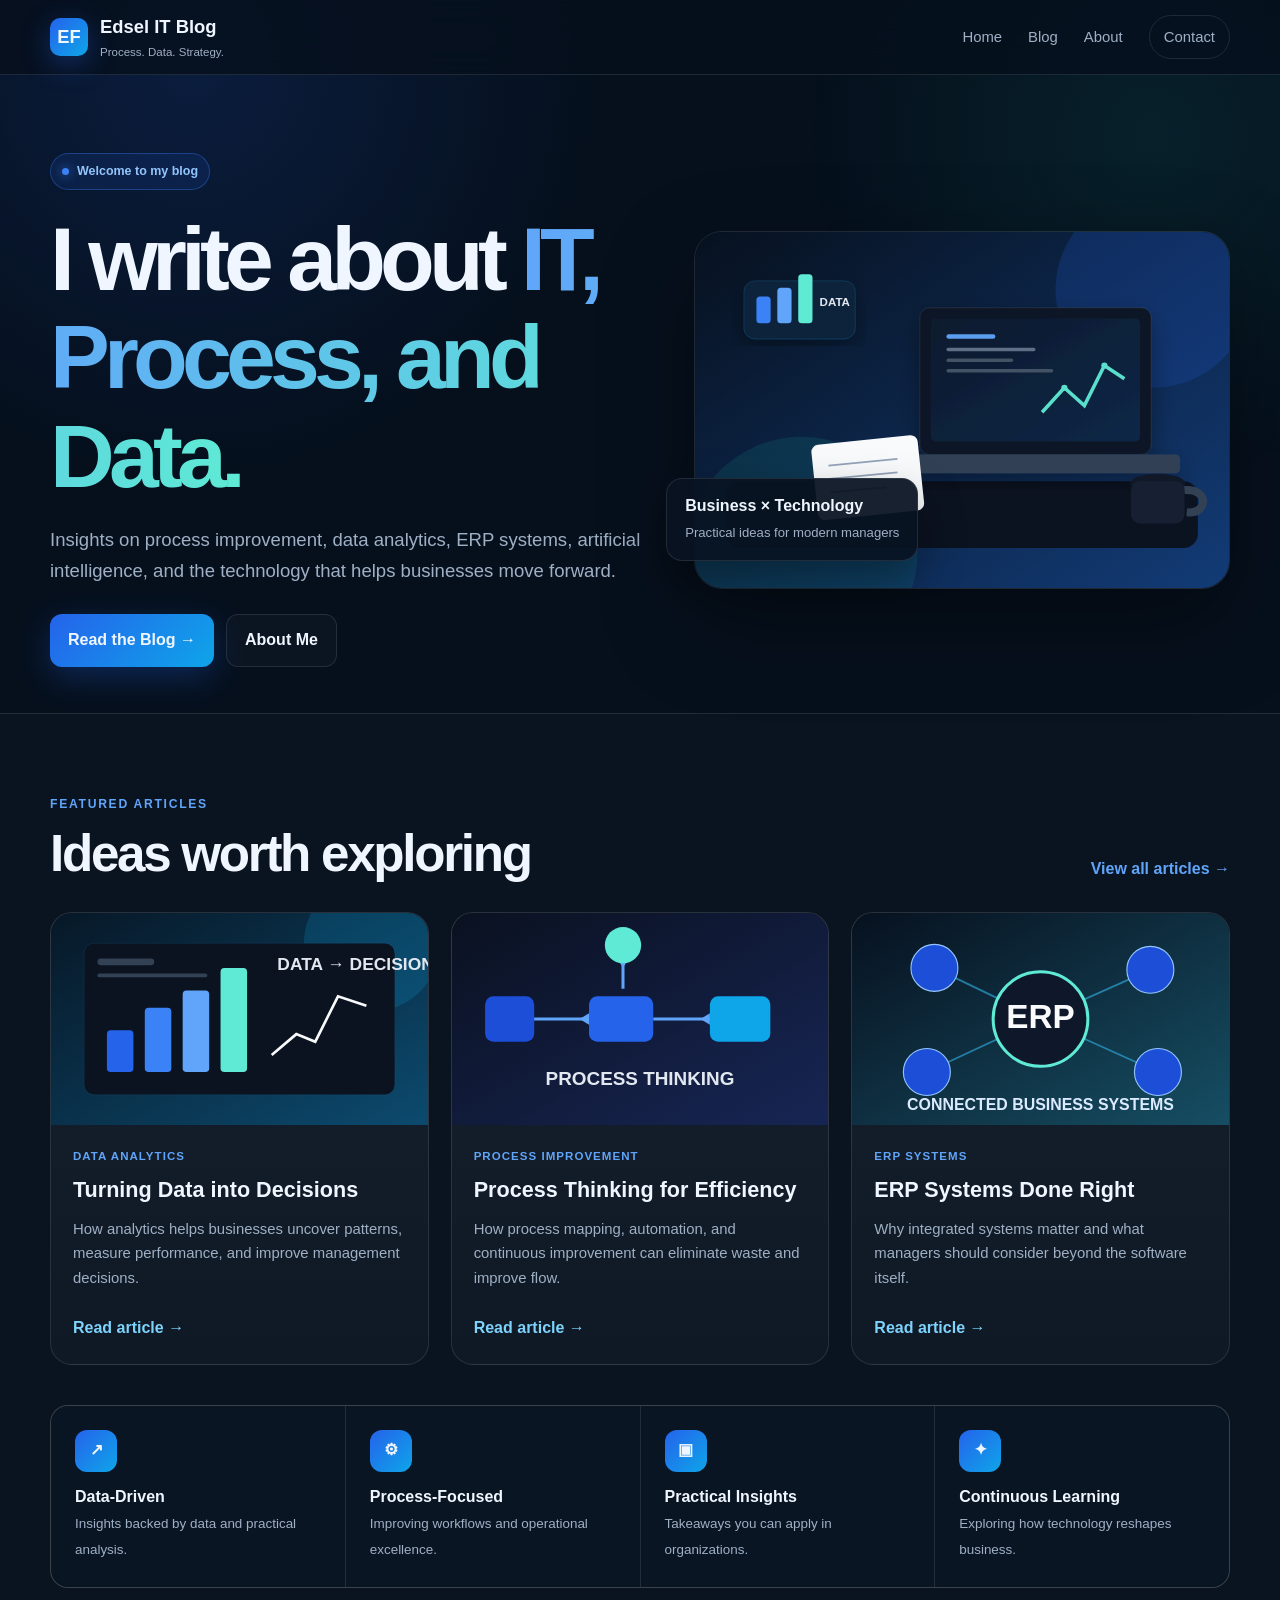
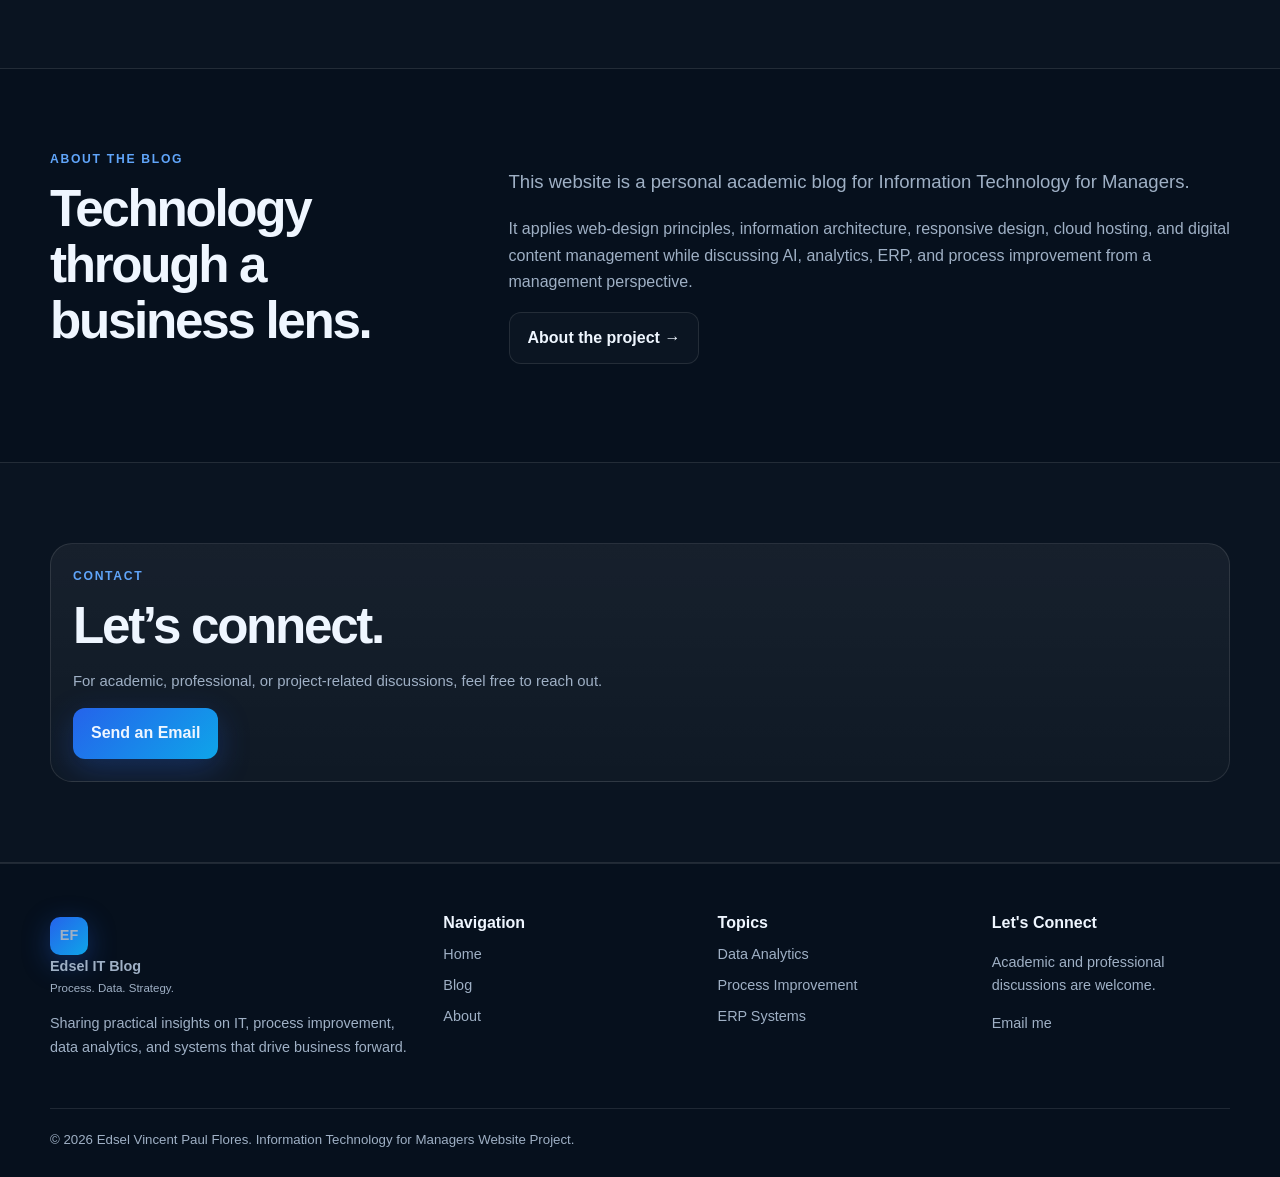
<file: index.html>
<!doctype html><html lang="en"><head><meta charset="utf-8"><meta name="viewport" content="width=device-width,initial-scale=1"><title>Edsel IT Blog | Process, Data & Strategy</title><meta name="description" content="A personal blog about IT, process improvement, data analytics, ERP systems and digital transformation."><link rel="stylesheet" href="styles.css"></head><body>
<header><div class="container nav">
<a class="brand" href="index.html"><span class="logo">EF</span><span>Edsel IT Blog<small>Process. Data. Strategy.</small></span></a>
<nav><a href="index.html">Home</a><a href="blog.html">Blog</a><a href="about.html">About</a><a class="nav-cta" href="index.html#contact">Contact</a></nav>
</div></header>
<main>
<section class="hero"><div class="container hero-grid">
<div><div class="pill">Welcome to my blog</div><h1>I write about <span>IT, Process, and Data.</span></h1><p class="lead">Insights on process improvement, data analytics, ERP systems, artificial intelligence, and the technology that helps businesses move forward.</p><div class="buttons"><a class="btn primary" href="blog.html">Read the Blog →</a><a class="btn secondary" href="about.html">About Me</a></div></div>
<div class="hero-visual"><img src="hero-tech-workspace.svg" alt="Technology workspace with laptop, analytics and notebook"><div class="float-card"><strong>Business × Technology</strong><span>Practical ideas for modern managers</span></div></div>
</div></section>

<section class="section alt"><div class="container">
<div class="section-head"><div><div class="kicker">FEATURED ARTICLES</div><h2 class="section-title" style="margin-bottom:0">Ideas worth exploring</h2></div><a href="blog.html">View all articles →</a></div>
<div class="grid3">
<article class="card"><img class="thumb" src="analytics-visual.svg" alt="Data analytics dashboard"><div class="card-body"><div class="meta">DATA ANALYTICS</div><h3>Turning Data into Decisions</h3><p>How analytics helps businesses uncover patterns, measure performance, and improve management decisions.</p><a class="read" href="articles/data-analytics.html">Read article →</a></div></article>
<article class="card"><img class="thumb" src="process-visual.svg" alt="Business process flow diagram"><div class="card-body"><div class="meta">PROCESS IMPROVEMENT</div><h3>Process Thinking for Efficiency</h3><p>How process mapping, automation, and continuous improvement can eliminate waste and improve flow.</p><a class="read" href="articles/ai-process.html">Read article →</a></div></article>
<article class="card"><img class="thumb" src="erp-visual.svg" alt="ERP network illustration"><div class="card-body"><div class="meta">ERP SYSTEMS</div><h3>ERP Systems Done Right</h3><p>Why integrated systems matter and what managers should consider beyond the software itself.</p><a class="read" href="articles/erp.html">Read article →</a></div></article>
</div>
<div class="feature-strip">
<div class="feature"><div class="feature-icon">↗</div><strong>Data-Driven</strong><span>Insights backed by data and practical analysis.</span></div>
<div class="feature"><div class="feature-icon">⚙</div><strong>Process-Focused</strong><span>Improving workflows and operational excellence.</span></div>
<div class="feature"><div class="feature-icon">▣</div><strong>Practical Insights</strong><span>Takeaways you can apply in organizations.</span></div>
<div class="feature"><div class="feature-icon">✦</div><strong>Continuous Learning</strong><span>Exploring how technology reshapes business.</span></div>
</div></div></section>

<section class="section"><div class="container about-grid"><div><div class="kicker">ABOUT THE BLOG</div><h2 class="section-title">Technology through a business lens.</h2></div><div><p class="lead">This website is a personal academic blog for Information Technology for Managers.</p><p>It applies web-design principles, information architecture, responsive design, cloud hosting, and digital content management while discussing AI, analytics, ERP, and process improvement from a management perspective.</p><a class="btn secondary" href="about.html">About the project →</a></div></div></section>

<section class="section alt" id="contact"><div class="container"><div class="card"><div class="card-body"><div class="kicker">CONTACT</div><h2 class="section-title" style="margin-bottom:12px">Let’s connect.</h2><p class="lead">For academic, professional, or project-related discussions, feel free to reach out.</p><a class="btn primary" href="mailto:evplflores@gmail.com">Send an Email</a></div></div></div></section>
</main><footer><div class="container">
<div class="footer-grid">
<div><a class="brand" href="index.html"><span class="logo">EF</span><span>Edsel IT Blog<small>Process. Data. Strategy.</small></span></a><p>Sharing practical insights on IT, process improvement, data analytics, and systems that drive business forward.</p></div>
<div><strong>Navigation</strong><a href="index.html">Home</a><a href="blog.html">Blog</a><a href="about.html">About</a></div>
<div><strong>Topics</strong><a href="blog.html">Data Analytics</a><a href="blog.html">Process Improvement</a><a href="blog.html">ERP Systems</a></div>
<div><strong>Let's Connect</strong><p>Academic and professional discussions are welcome.</p><a href="mailto:evplflores@gmail.com">Email me</a></div>
</div><div class="copyright">© 2026 Edsel Vincent Paul Flores. Information Technology for Managers Website Project.</div>
</div></footer><script src="script.js"></script></body></html>
</file>
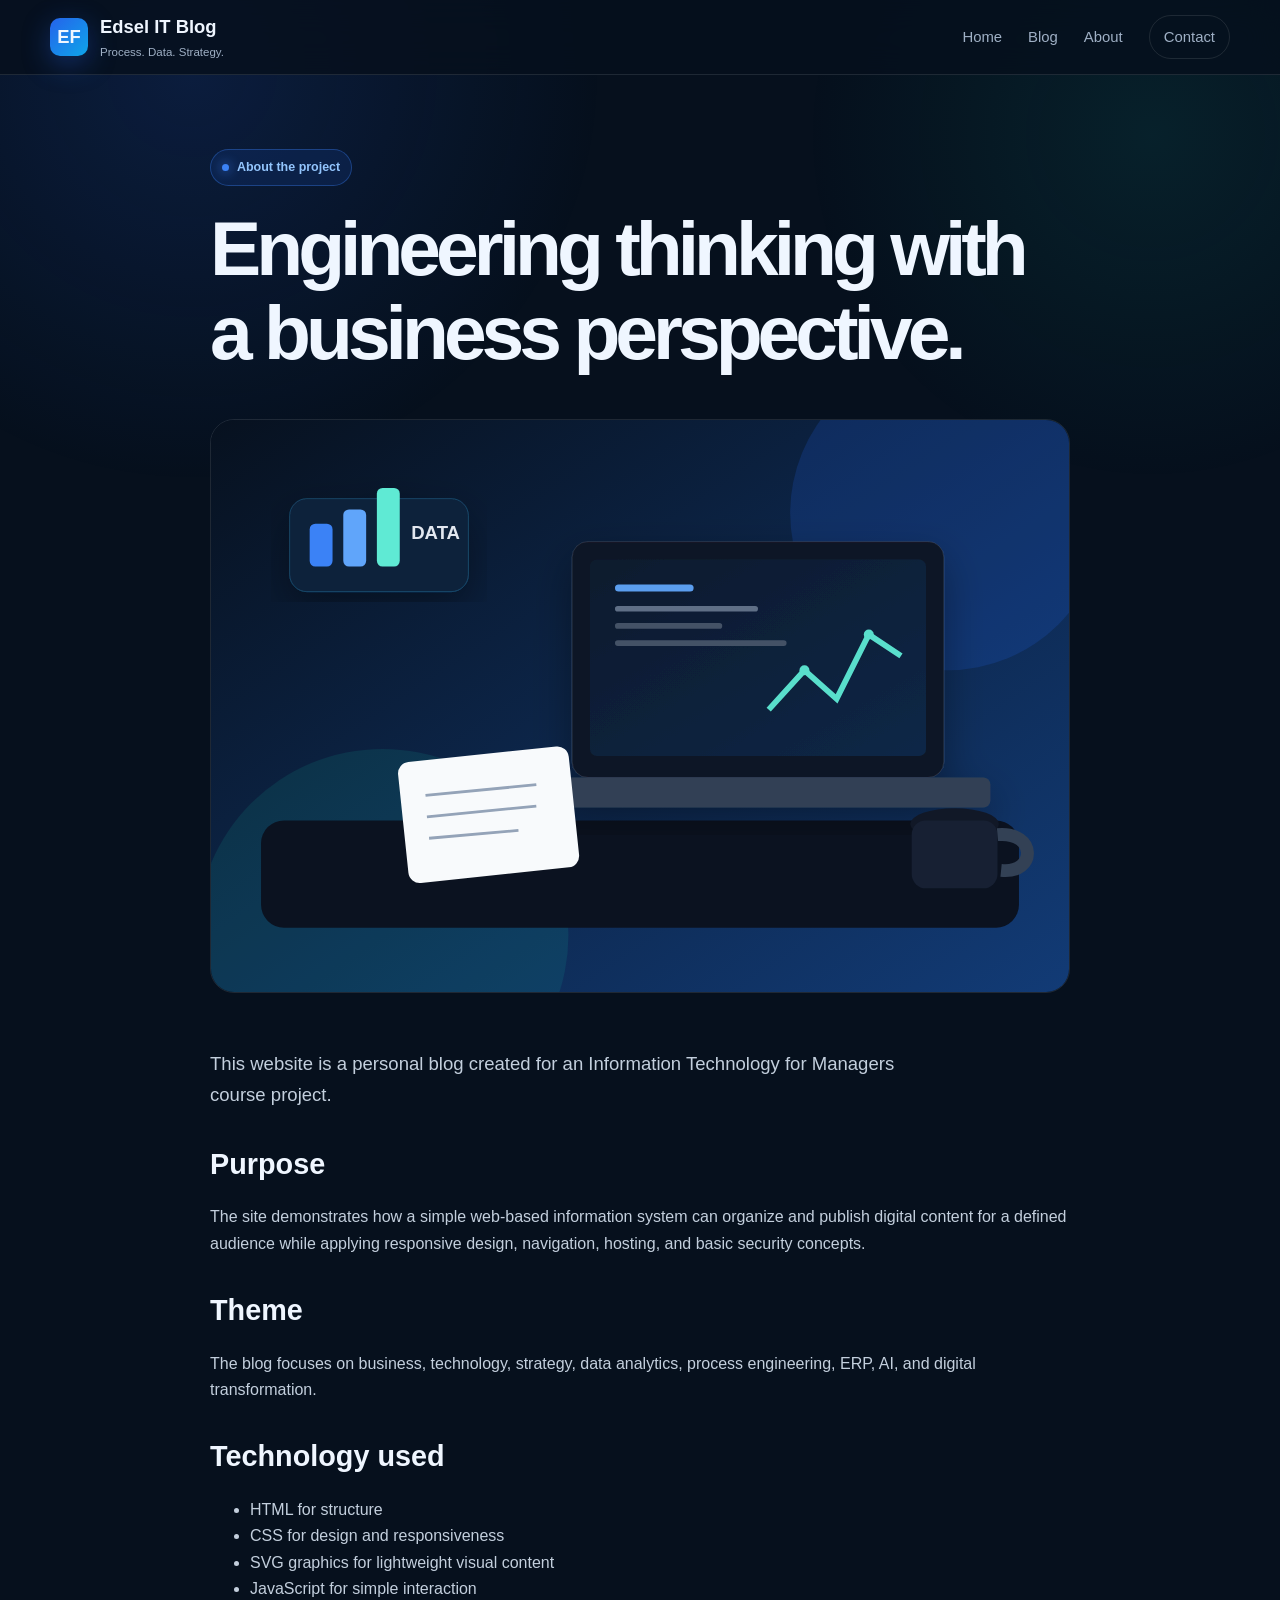
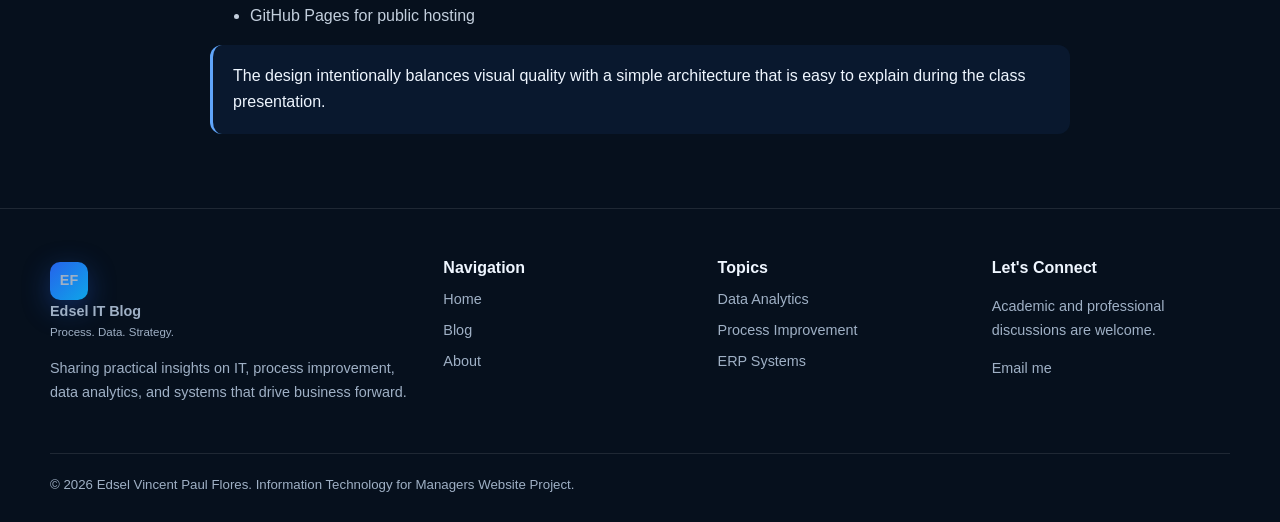
<file: about.html>
<!doctype html><html lang="en"><head><meta charset="utf-8"><meta name="viewport" content="width=device-width,initial-scale=1"><title>About | Edsel IT Blog</title><link rel="stylesheet" href="styles.css"></head><body><header><div class="container nav">
<a class="brand" href="index.html"><span class="logo">EF</span><span>Edsel IT Blog<small>Process. Data. Strategy.</small></span></a>
<nav><a href="index.html">Home</a><a href="blog.html">Blog</a><a href="about.html">About</a><a class="nav-cta" href="index.html#contact">Contact</a></nav>
</div></header>
<main class="article"><div class="container article-wrap"><div class="pill">About the project</div><h1>Engineering thinking with a business perspective.</h1><img class="article-hero" src="hero-tech-workspace.svg" alt="Technology workspace illustration"><p class="lead">This website is a personal blog created for an Information Technology for Managers course project.</p><h2>Purpose</h2><p>The site demonstrates how a simple web-based information system can organize and publish digital content for a defined audience while applying responsive design, navigation, hosting, and basic security concepts.</p><h2>Theme</h2><p>The blog focuses on business, technology, strategy, data analytics, process engineering, ERP, AI, and digital transformation.</p><h2>Technology used</h2><ul><li>HTML for structure</li><li>CSS for design and responsiveness</li><li>SVG graphics for lightweight visual content</li><li>JavaScript for simple interaction</li><li>GitHub Pages for public hosting</li></ul><div class="note">The design intentionally balances visual quality with a simple architecture that is easy to explain during the class presentation.</div></div></main><footer><div class="container">
<div class="footer-grid">
<div><a class="brand" href="index.html"><span class="logo">EF</span><span>Edsel IT Blog<small>Process. Data. Strategy.</small></span></a><p>Sharing practical insights on IT, process improvement, data analytics, and systems that drive business forward.</p></div>
<div><strong>Navigation</strong><a href="index.html">Home</a><a href="blog.html">Blog</a><a href="about.html">About</a></div>
<div><strong>Topics</strong><a href="blog.html">Data Analytics</a><a href="blog.html">Process Improvement</a><a href="blog.html">ERP Systems</a></div>
<div><strong>Let's Connect</strong><p>Academic and professional discussions are welcome.</p><a href="mailto:evplflores@gmail.com">Email me</a></div>
</div><div class="copyright">© 2026 Edsel Vincent Paul Flores. Information Technology for Managers Website Project.</div>
</div></footer></body></html>
</file>
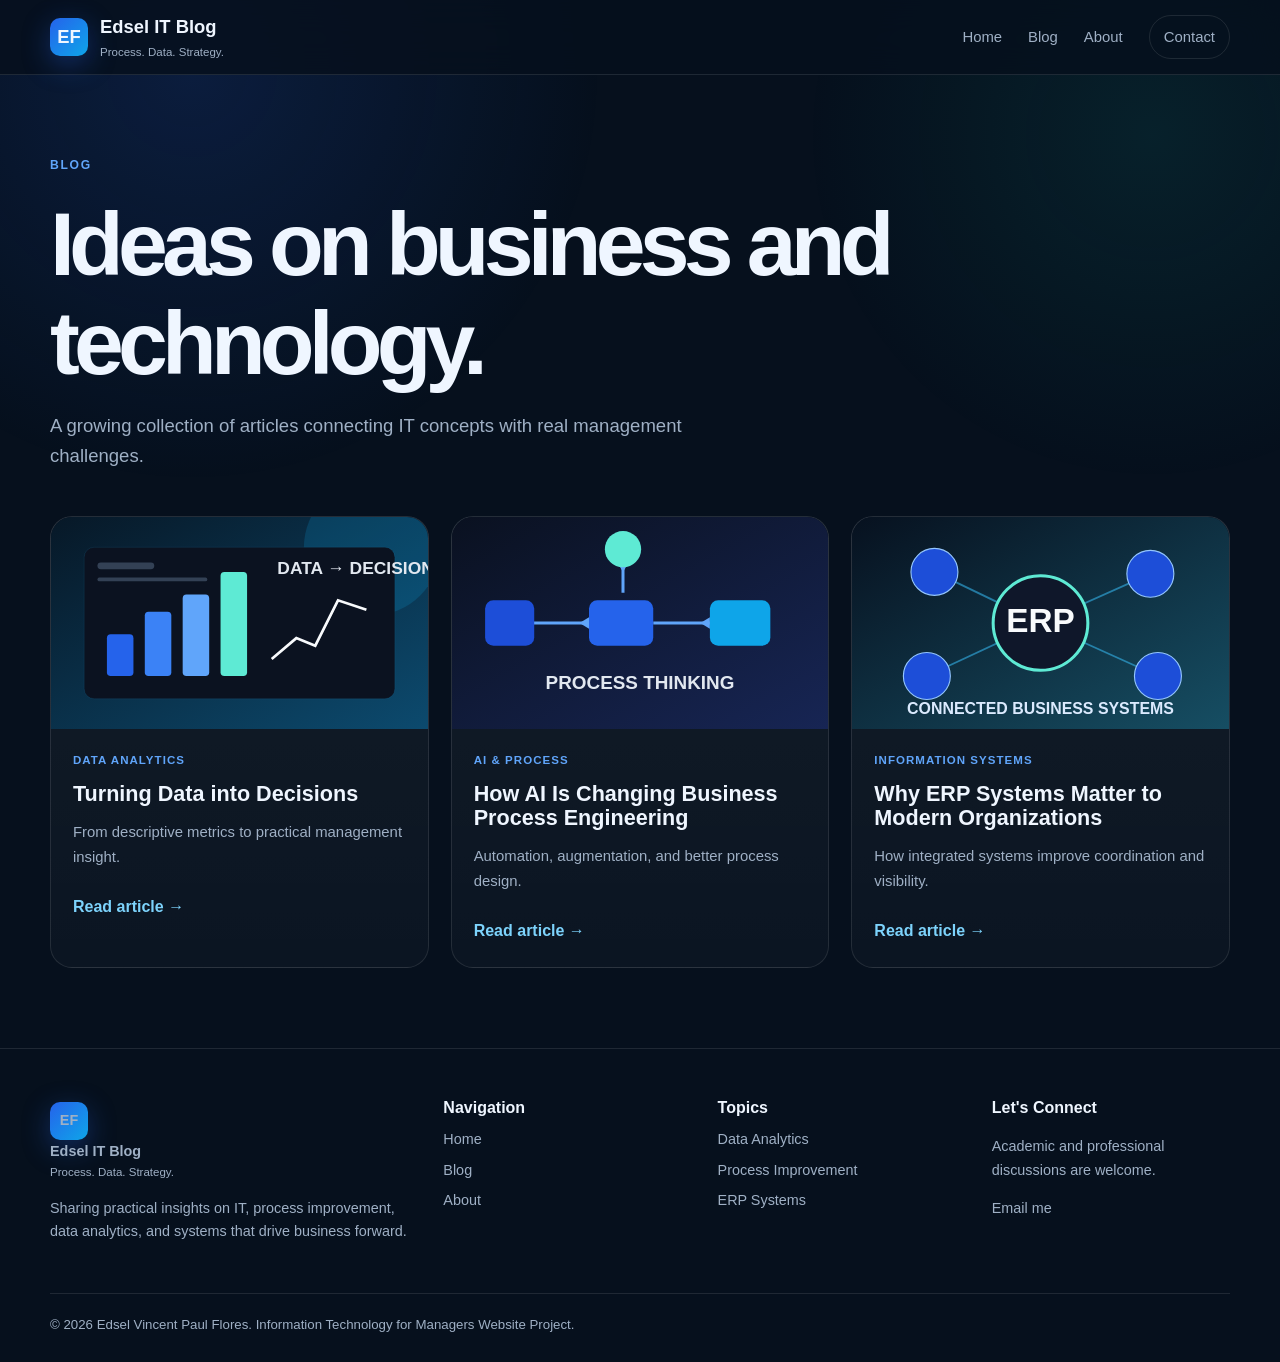
<file: blog.html>
<!doctype html><html lang="en"><head><meta charset="utf-8"><meta name="viewport" content="width=device-width,initial-scale=1"><title>Blog | Edsel IT Blog</title><link rel="stylesheet" href="styles.css"></head><body><header><div class="container nav">
<a class="brand" href="index.html"><span class="logo">EF</span><span>Edsel IT Blog<small>Process. Data. Strategy.</small></span></a>
<nav><a href="index.html">Home</a><a href="blog.html">Blog</a><a href="about.html">About</a><a class="nav-cta" href="index.html#contact">Contact</a></nav>
</div></header>
<main class="section"><div class="container"><div class="kicker">BLOG</div><h1 style="font-size:clamp(3rem,7vw,5.7rem);margin-bottom:18px">Ideas on business and technology.</h1><p class="lead">A growing collection of articles connecting IT concepts with real management challenges.</p>
<div class="grid3" style="margin-top:44px">
<article class="card"><img class="thumb" src="analytics-visual.svg" alt="Analytics visual"><div class="card-body"><div class="meta">DATA ANALYTICS</div><h3>Turning Data into Decisions</h3><p>From descriptive metrics to practical management insight.</p><a class="read" href="articles/data-analytics.html">Read article →</a></div></article>
<article class="card"><img class="thumb" src="process-visual.svg" alt="Process visual"><div class="card-body"><div class="meta">AI & PROCESS</div><h3>How AI Is Changing Business Process Engineering</h3><p>Automation, augmentation, and better process design.</p><a class="read" href="articles/ai-process.html">Read article →</a></div></article>
<article class="card"><img class="thumb" src="erp-visual.svg" alt="ERP visual"><div class="card-body"><div class="meta">INFORMATION SYSTEMS</div><h3>Why ERP Systems Matter to Modern Organizations</h3><p>How integrated systems improve coordination and visibility.</p><a class="read" href="articles/erp.html">Read article →</a></div></article>
</div></div></main><footer><div class="container">
<div class="footer-grid">
<div><a class="brand" href="index.html"><span class="logo">EF</span><span>Edsel IT Blog<small>Process. Data. Strategy.</small></span></a><p>Sharing practical insights on IT, process improvement, data analytics, and systems that drive business forward.</p></div>
<div><strong>Navigation</strong><a href="index.html">Home</a><a href="blog.html">Blog</a><a href="about.html">About</a></div>
<div><strong>Topics</strong><a href="blog.html">Data Analytics</a><a href="blog.html">Process Improvement</a><a href="blog.html">ERP Systems</a></div>
<div><strong>Let's Connect</strong><p>Academic and professional discussions are welcome.</p><a href="mailto:evplflores@gmail.com">Email me</a></div>
</div><div class="copyright">© 2026 Edsel Vincent Paul Flores. Information Technology for Managers Website Project.</div>
</div></footer></body></html>
</file>
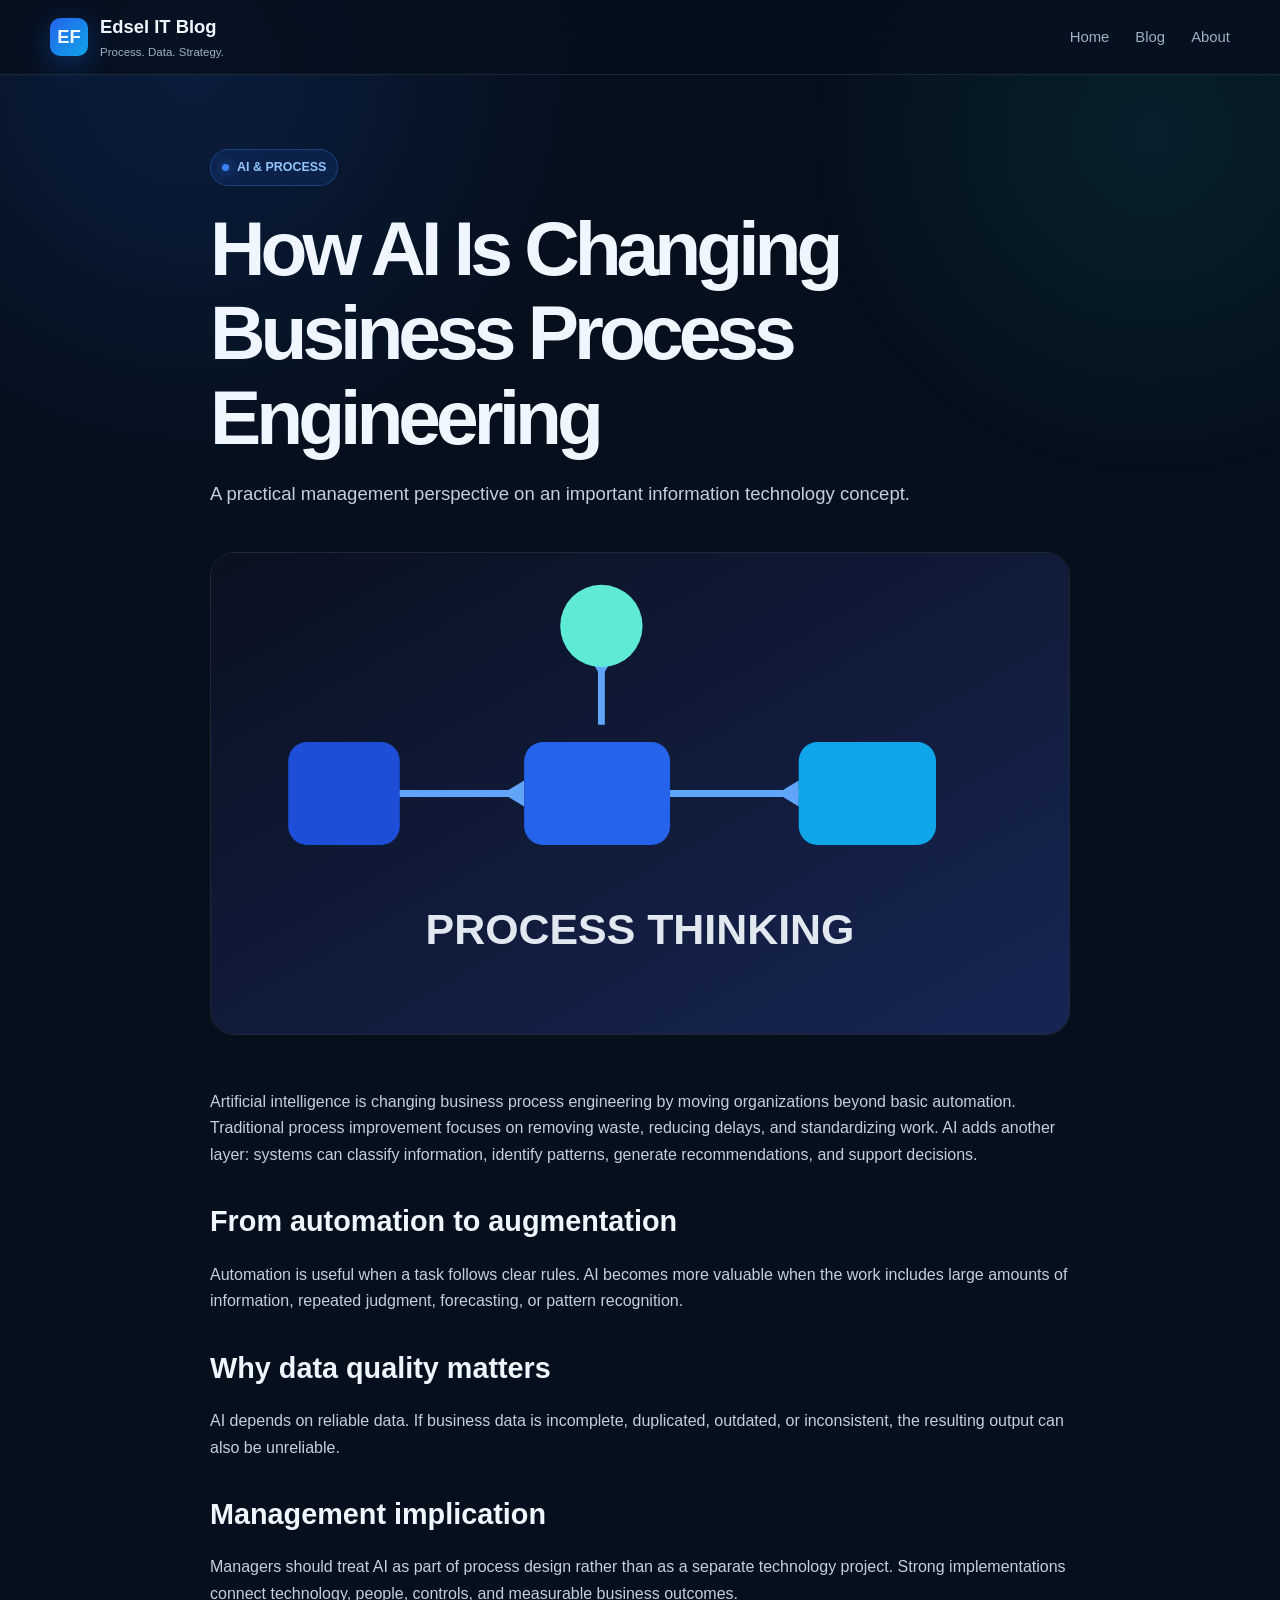
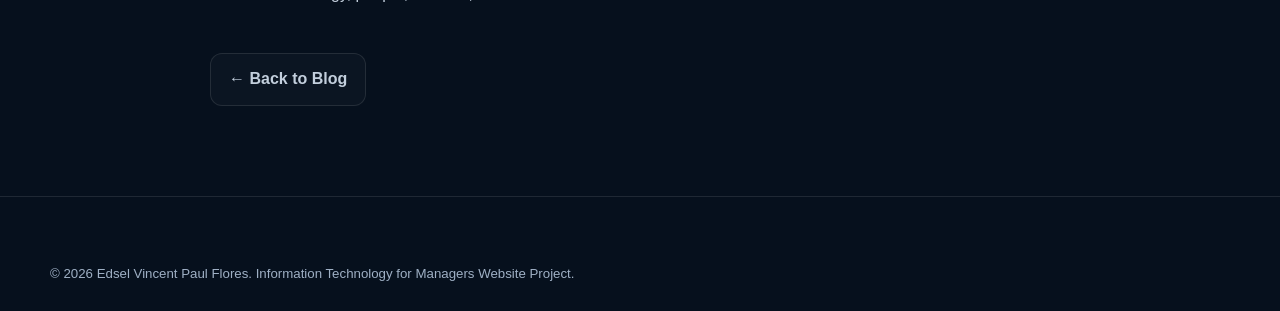
<file: articles/ai-process.html>
<!doctype html><html lang="en"><head><meta charset="utf-8"><meta name="viewport" content="width=device-width,initial-scale=1"><title>How AI Is Changing Business Process Engineering | Edsel IT Blog</title><link rel="stylesheet" href="../styles.css"></head><body><header><div class="container nav"><a class="brand" href="../index.html"><span class="logo">EF</span><span>Edsel IT Blog<small>Process. Data. Strategy.</small></span></a><nav><a href="../index.html">Home</a><a href="../blog.html">Blog</a><a href="../about.html">About</a></nav></div></header><main class="article"><div class="container article-wrap"><div class="pill">AI & PROCESS</div><h1>How AI Is Changing Business Process Engineering</h1><p class="lead">A practical management perspective on an important information technology concept.</p><img class="article-hero" src="../process-visual.svg" alt="How AI Is Changing Business Process Engineering visual"><p>Artificial intelligence is changing business process engineering by moving organizations beyond basic automation. Traditional process improvement focuses on removing waste, reducing delays, and standardizing work. AI adds another layer: systems can classify information, identify patterns, generate recommendations, and support decisions.</p><h2>From automation to augmentation</h2><p>Automation is useful when a task follows clear rules. AI becomes more valuable when the work includes large amounts of information, repeated judgment, forecasting, or pattern recognition.</p><h2>Why data quality matters</h2><p>AI depends on reliable data. If business data is incomplete, duplicated, outdated, or inconsistent, the resulting output can also be unreliable.</p><h2>Management implication</h2><p>Managers should treat AI as part of process design rather than as a separate technology project. Strong implementations connect technology, people, controls, and measurable business outcomes.</p><p style="margin-top:46px"><a class="btn secondary" href="../blog.html">← Back to Blog</a></p></div></main><footer><div class="container"><div class="copyright" style="border-top:0;margin-top:0">© 2026 Edsel Vincent Paul Flores. Information Technology for Managers Website Project.</div></div></footer></body></html>
</file>
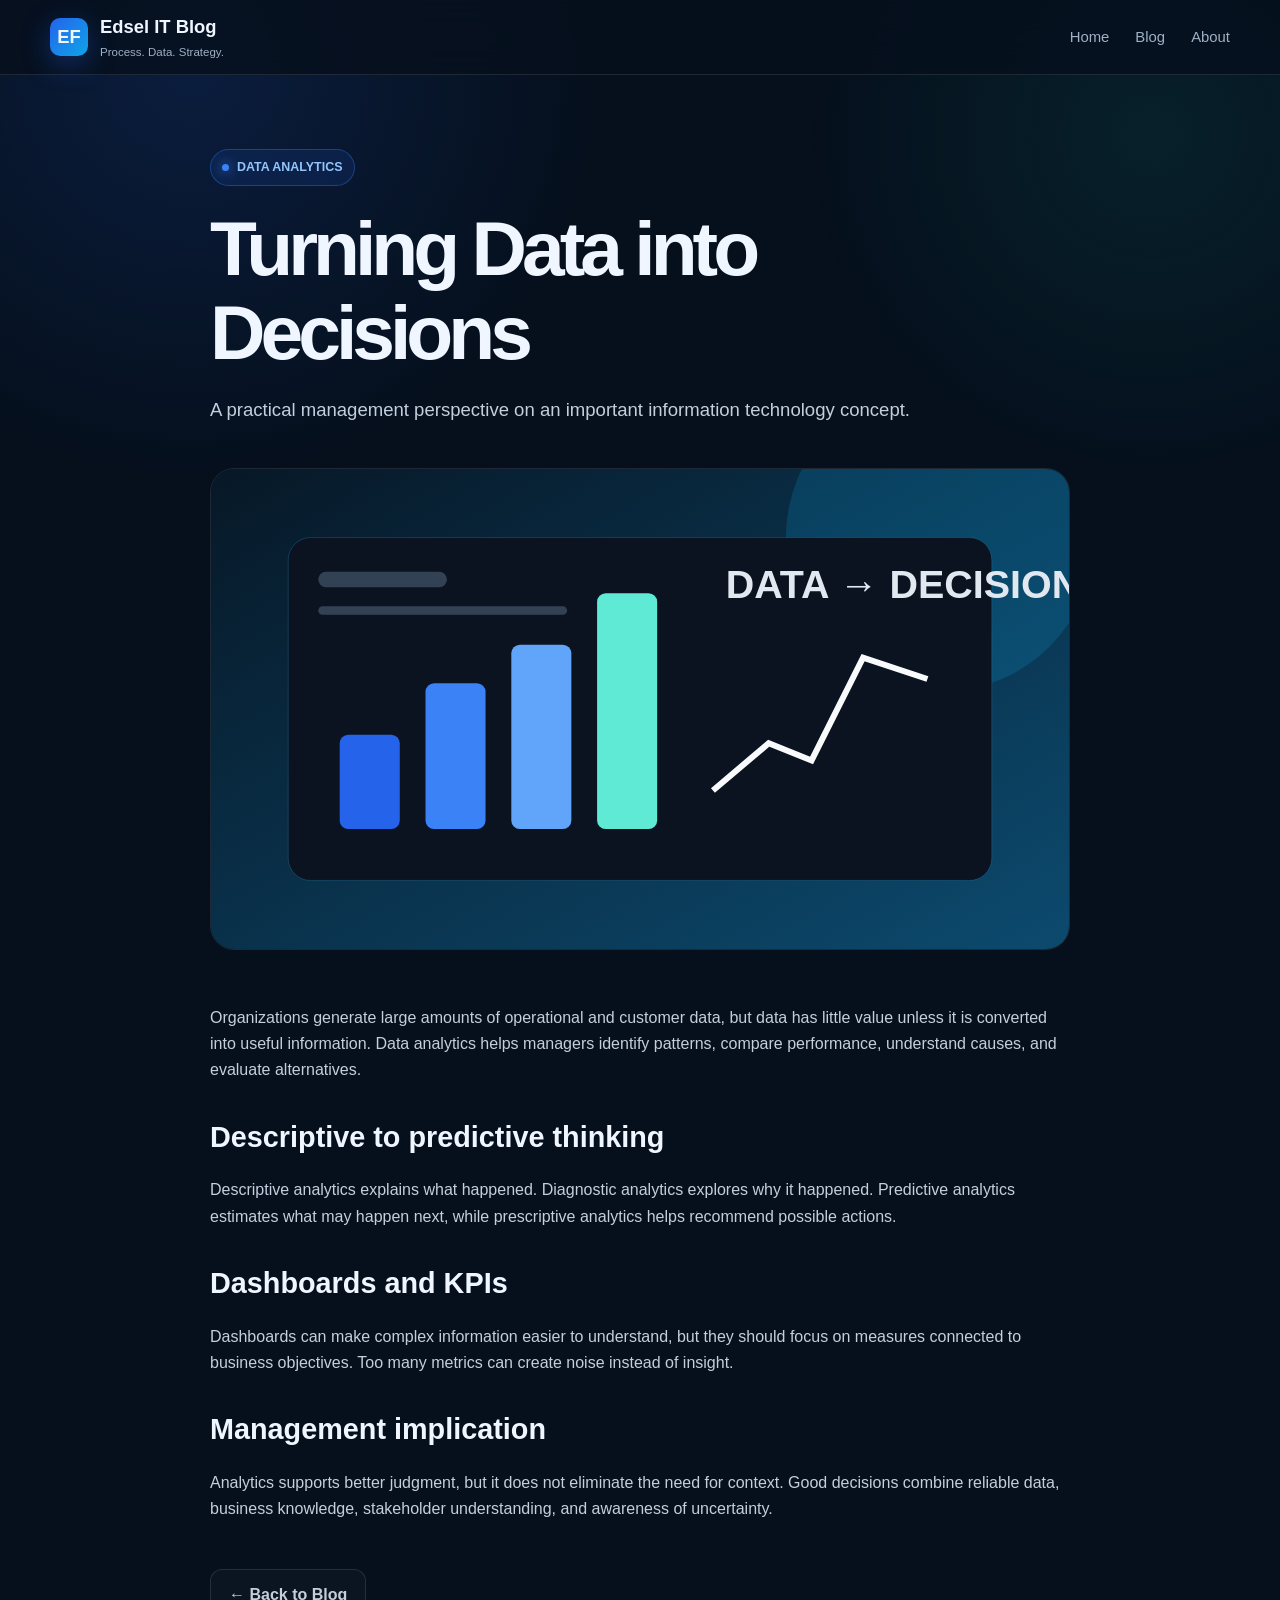
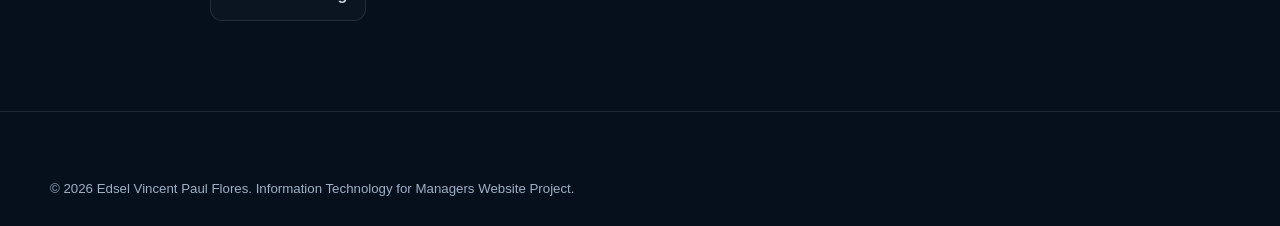
<file: articles/data-analytics.html>
<!doctype html><html lang="en"><head><meta charset="utf-8"><meta name="viewport" content="width=device-width,initial-scale=1"><title>Turning Data into Decisions | Edsel IT Blog</title><link rel="stylesheet" href="../styles.css"></head><body><header><div class="container nav"><a class="brand" href="../index.html"><span class="logo">EF</span><span>Edsel IT Blog<small>Process. Data. Strategy.</small></span></a><nav><a href="../index.html">Home</a><a href="../blog.html">Blog</a><a href="../about.html">About</a></nav></div></header><main class="article"><div class="container article-wrap"><div class="pill">DATA ANALYTICS</div><h1>Turning Data into Decisions</h1><p class="lead">A practical management perspective on an important information technology concept.</p><img class="article-hero" src="../analytics-visual.svg" alt="Turning Data into Decisions visual"><p>Organizations generate large amounts of operational and customer data, but data has little value unless it is converted into useful information. Data analytics helps managers identify patterns, compare performance, understand causes, and evaluate alternatives.</p><h2>Descriptive to predictive thinking</h2><p>Descriptive analytics explains what happened. Diagnostic analytics explores why it happened. Predictive analytics estimates what may happen next, while prescriptive analytics helps recommend possible actions.</p><h2>Dashboards and KPIs</h2><p>Dashboards can make complex information easier to understand, but they should focus on measures connected to business objectives. Too many metrics can create noise instead of insight.</p><h2>Management implication</h2><p>Analytics supports better judgment, but it does not eliminate the need for context. Good decisions combine reliable data, business knowledge, stakeholder understanding, and awareness of uncertainty.</p><p style="margin-top:46px"><a class="btn secondary" href="../blog.html">← Back to Blog</a></p></div></main><footer><div class="container"><div class="copyright" style="border-top:0;margin-top:0">© 2026 Edsel Vincent Paul Flores. Information Technology for Managers Website Project.</div></div></footer></body></html>
</file>
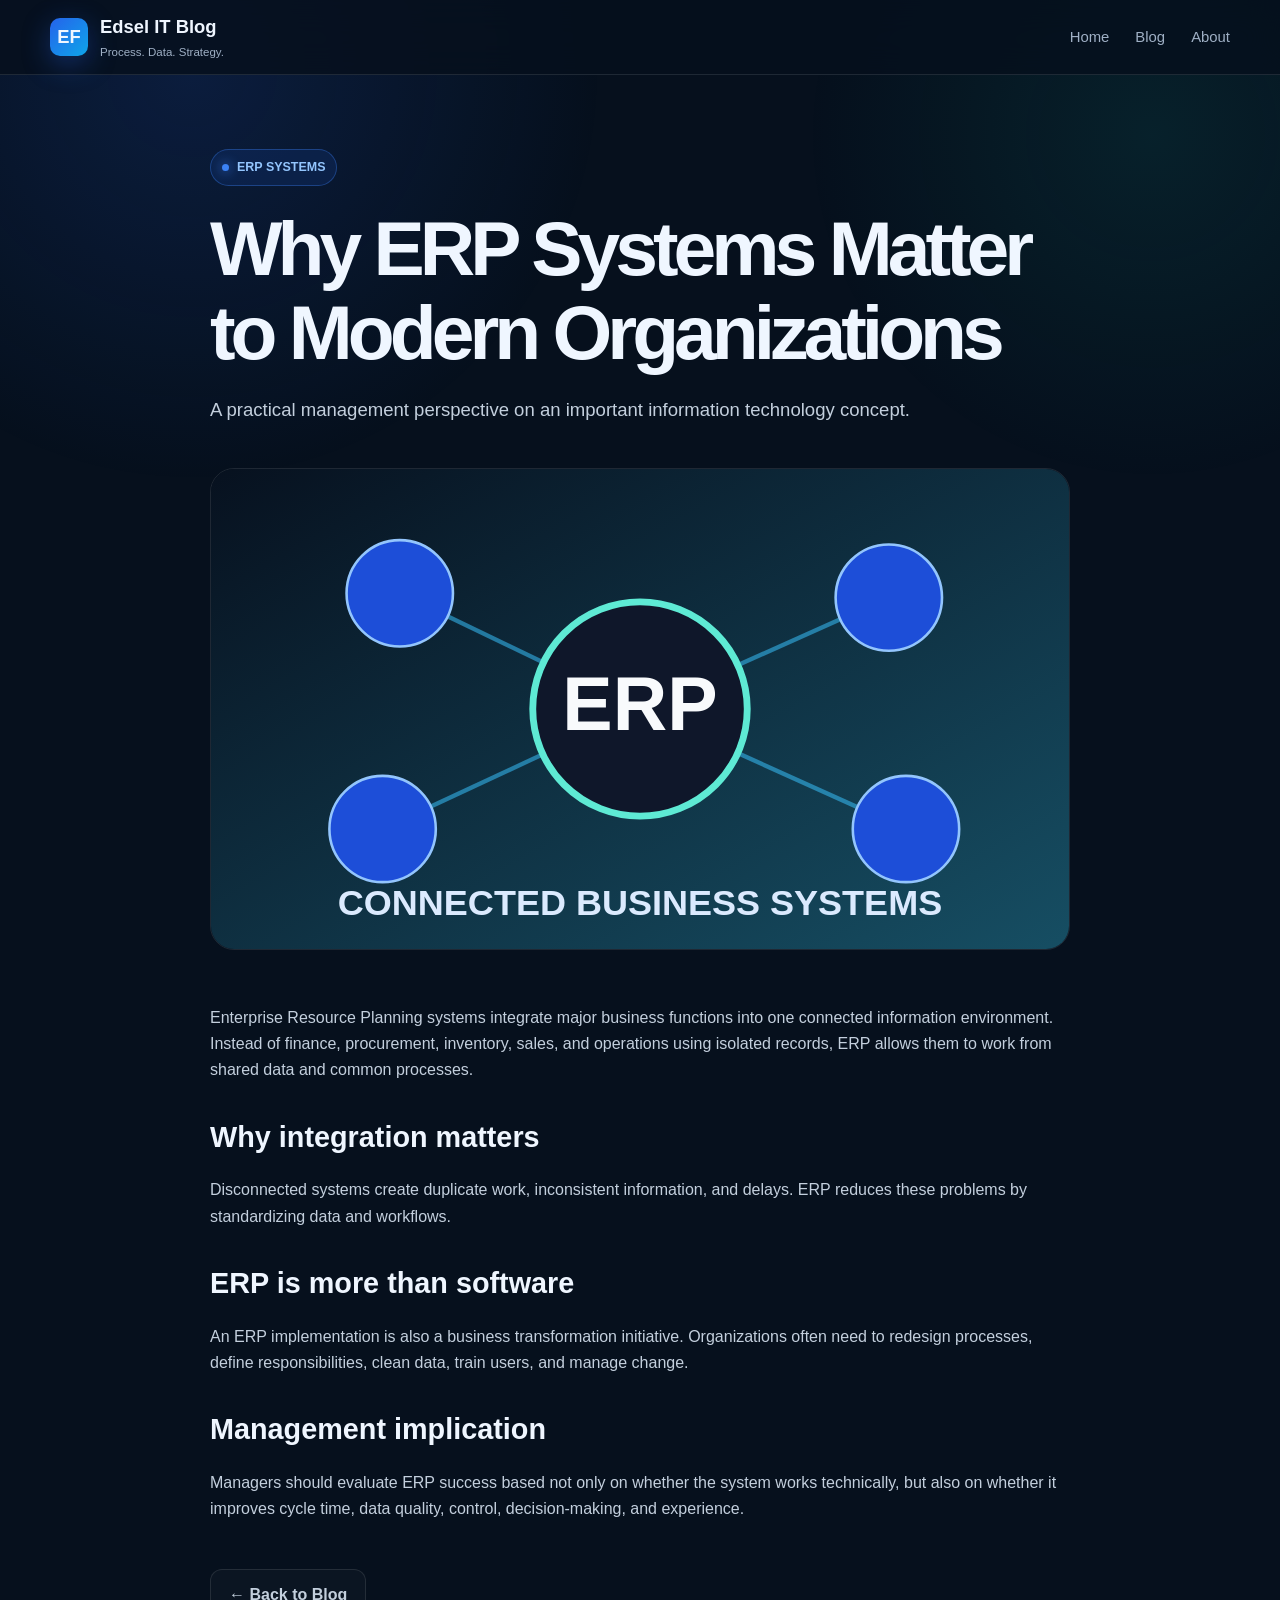
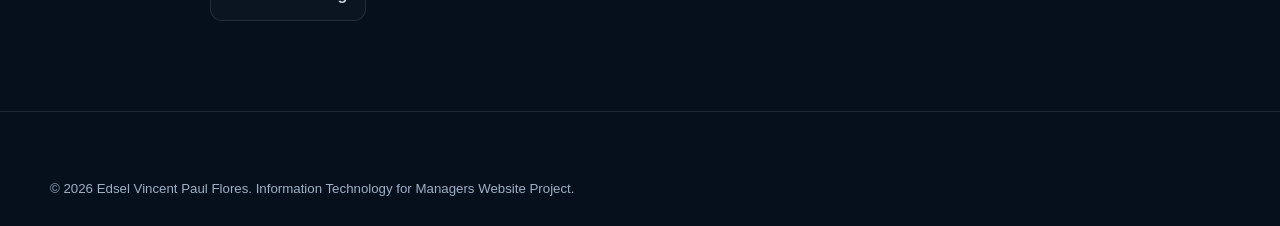
<file: articles/erp.html>
<!doctype html><html lang="en"><head><meta charset="utf-8"><meta name="viewport" content="width=device-width,initial-scale=1"><title>Why ERP Systems Matter to Modern Organizations | Edsel IT Blog</title><link rel="stylesheet" href="../styles.css"></head><body><header><div class="container nav"><a class="brand" href="../index.html"><span class="logo">EF</span><span>Edsel IT Blog<small>Process. Data. Strategy.</small></span></a><nav><a href="../index.html">Home</a><a href="../blog.html">Blog</a><a href="../about.html">About</a></nav></div></header><main class="article"><div class="container article-wrap"><div class="pill">ERP SYSTEMS</div><h1>Why ERP Systems Matter to Modern Organizations</h1><p class="lead">A practical management perspective on an important information technology concept.</p><img class="article-hero" src="../erp-visual.svg" alt="Why ERP Systems Matter to Modern Organizations visual"><p>Enterprise Resource Planning systems integrate major business functions into one connected information environment. Instead of finance, procurement, inventory, sales, and operations using isolated records, ERP allows them to work from shared data and common processes.</p><h2>Why integration matters</h2><p>Disconnected systems create duplicate work, inconsistent information, and delays. ERP reduces these problems by standardizing data and workflows.</p><h2>ERP is more than software</h2><p>An ERP implementation is also a business transformation initiative. Organizations often need to redesign processes, define responsibilities, clean data, train users, and manage change.</p><h2>Management implication</h2><p>Managers should evaluate ERP success based not only on whether the system works technically, but also on whether it improves cycle time, data quality, control, decision-making, and experience.</p><p style="margin-top:46px"><a class="btn secondary" href="../blog.html">← Back to Blog</a></p></div></main><footer><div class="container"><div class="copyright" style="border-top:0;margin-top:0">© 2026 Edsel Vincent Paul Flores. Information Technology for Managers Website Project.</div></div></footer></body></html>
</file>
<file: styles.css>
:root{
 --bg:#06101d;--bg2:#0b1625;--panel:#0f1c2d;--text:#eff6ff;--muted:#9fb0c5;
 --line:rgba(255,255,255,.10);--accent:#3b82f6;--accent2:#5eead4;--max:1180px;
}
*{box-sizing:border-box}html{scroll-behavior:smooth}
body{margin:0;font-family:Inter,Arial,sans-serif;background:var(--bg);color:var(--text);line-height:1.65}
body:before{content:"";position:fixed;inset:0;pointer-events:none;background:radial-gradient(circle at 15% 8%,rgba(37,99,235,.16),transparent 30%),radial-gradient(circle at 90% 15%,rgba(20,184,166,.10),transparent 25%);z-index:-1}
a{color:inherit;text-decoration:none}.container{width:min(var(--max),calc(100% - 40px));margin:auto}
header{position:sticky;top:0;z-index:40;background:rgba(6,16,29,.84);backdrop-filter:blur(16px);border-bottom:1px solid var(--line)}
.nav{min-height:74px;display:flex;align-items:center;justify-content:space-between;gap:24px}
.brand{display:flex;align-items:center;gap:12px;font-weight:800;font-size:1.15rem}.logo{width:38px;height:38px;border-radius:10px;display:grid;place-items:center;background:linear-gradient(135deg,#2563eb,#0ea5e9);box-shadow:0 8px 28px rgba(37,99,235,.35)}
.brand small{display:block;color:var(--muted);font-weight:400;font-size:.72rem}
nav{display:flex;gap:26px;align-items:center}nav a{color:var(--muted);font-size:.93rem}nav a:hover{color:#fff}.nav-cta{border:1px solid var(--line);padding:9px 14px;border-radius:999px}
.hero{padding:78px 0 46px}.hero-grid{display:grid;grid-template-columns:1.05fr .95fr;gap:52px;align-items:center}
.pill{display:inline-flex;align-items:center;gap:8px;padding:7px 11px;border:1px solid rgba(59,130,246,.35);background:rgba(37,99,235,.12);border-radius:999px;color:#93c5fd;font-size:.78rem;font-weight:700}
.pill:before{content:"";width:7px;height:7px;border-radius:50%;background:#3b82f6;box-shadow:0 0 12px #3b82f6}
h1,h2,h3{line-height:1.1;margin-top:0}h1{font-size:clamp(3.2rem,7vw,6.6rem);letter-spacing:-.065em;margin:20px 0 20px}h1 span{background:linear-gradient(90deg,#60a5fa,#5eead4);-webkit-background-clip:text;color:transparent}
.lead{font-size:1.16rem;color:var(--muted);max-width:720px}.buttons{display:flex;gap:12px;flex-wrap:wrap;margin-top:28px}.btn{display:inline-flex;align-items:center;gap:10px;padding:12px 18px;border-radius:12px;font-weight:700}.primary{background:linear-gradient(135deg,#2563eb,#0ea5e9);box-shadow:0 10px 32px rgba(37,99,235,.28)}.secondary{border:1px solid var(--line);background:rgba(255,255,255,.025)}
.hero-visual{position:relative}.hero-visual img{width:100%;display:block;border-radius:28px;border:1px solid var(--line);box-shadow:0 34px 90px rgba(0,0,0,.42)}.float-card{position:absolute;left:-28px;bottom:28px;background:rgba(9,20,35,.94);border:1px solid var(--line);border-radius:16px;padding:14px 18px;box-shadow:0 20px 45px rgba(0,0,0,.35)}.float-card strong{display:block}.float-card span{color:var(--muted);font-size:.82rem}
.section{padding:80px 0}.alt{background:rgba(255,255,255,.018);border-block:1px solid var(--line)}.kicker{color:#60a5fa;font-size:.76rem;font-weight:800;letter-spacing:.14em}.section-title{font-size:clamp(2.2rem,4vw,4rem);letter-spacing:-.045em;margin:12px 0 32px}
.section-head{display:flex;justify-content:space-between;align-items:end;gap:24px;margin-bottom:30px}.section-head a{color:#60a5fa;font-weight:700}
.grid3{display:grid;grid-template-columns:repeat(3,1fr);gap:22px}.card{background:linear-gradient(180deg,rgba(255,255,255,.055),rgba(255,255,255,.025));border:1px solid var(--line);border-radius:22px;overflow:hidden;transition:.25s ease}.card:hover{transform:translateY(-5px);border-color:rgba(96,165,250,.35)}
.thumb{aspect-ratio:16/9;width:100%;object-fit:cover;display:block;background:#0b1625}.card-body{padding:22px}.meta{color:#60a5fa;font-size:.72rem;font-weight:800;letter-spacing:.09em}.card h3{font-size:1.35rem;margin:12px 0 10px}.card p{color:var(--muted);font-size:.93rem}.read{display:inline-block;margin-top:10px;color:#7dd3fc;font-weight:700}
.feature-strip{display:grid;grid-template-columns:repeat(4,1fr);gap:1px;margin-top:40px;border:1px solid var(--line);border-radius:18px;overflow:hidden;background:var(--line)}.feature{background:#0a1524;padding:24px}.feature-icon{width:42px;height:42px;border-radius:12px;background:linear-gradient(135deg,#2563eb,#0ea5e9);display:grid;place-items:center;margin-bottom:12px;font-weight:800}.feature strong{display:block}.feature span{color:var(--muted);font-size:.84rem}
.about-grid{display:grid;grid-template-columns:.7fr 1.3fr;gap:70px}.about-grid p{color:var(--muted)}
.article{padding:74px 0}.article-wrap{max-width:860px;margin:auto}.article-hero{width:100%;border-radius:24px;border:1px solid var(--line);margin:24px 0 30px}.article h1{font-size:clamp(2.7rem,6vw,5rem)}.article h2{margin-top:38px;font-size:1.8rem}.article p,.article li{color:#c3cfdd}.note{padding:18px 20px;border-left:3px solid #60a5fa;background:rgba(59,130,246,.08);border-radius:12px}
footer{border-top:1px solid var(--line);padding:46px 0 26px}.footer-grid{display:grid;grid-template-columns:1.5fr 1fr 1fr 1fr;gap:36px}.footer-grid p,.footer-grid a{color:var(--muted);font-size:.9rem}.footer-grid a{display:block;margin:7px 0}.copyright{border-top:1px solid var(--line);margin-top:34px;padding-top:20px;color:var(--muted);font-size:.83rem}
@media(max-width:900px){.hero-grid,.about-grid,.footer-grid{grid-template-columns:1fr}.grid3{grid-template-columns:1fr 1fr}.feature-strip{grid-template-columns:1fr 1fr}.float-card{left:16px}nav{gap:14px}}
@media(max-width:620px){.container{width:min(var(--max),calc(100% - 28px))}.hero{padding-top:52px}.grid3,.feature-strip{grid-template-columns:1fr}.section-head{align-items:flex-start;flex-direction:column}nav a:not(.nav-cta){display:none}h1{font-size:3.4rem}.float-card{position:static;margin-top:12px}}
</file>
